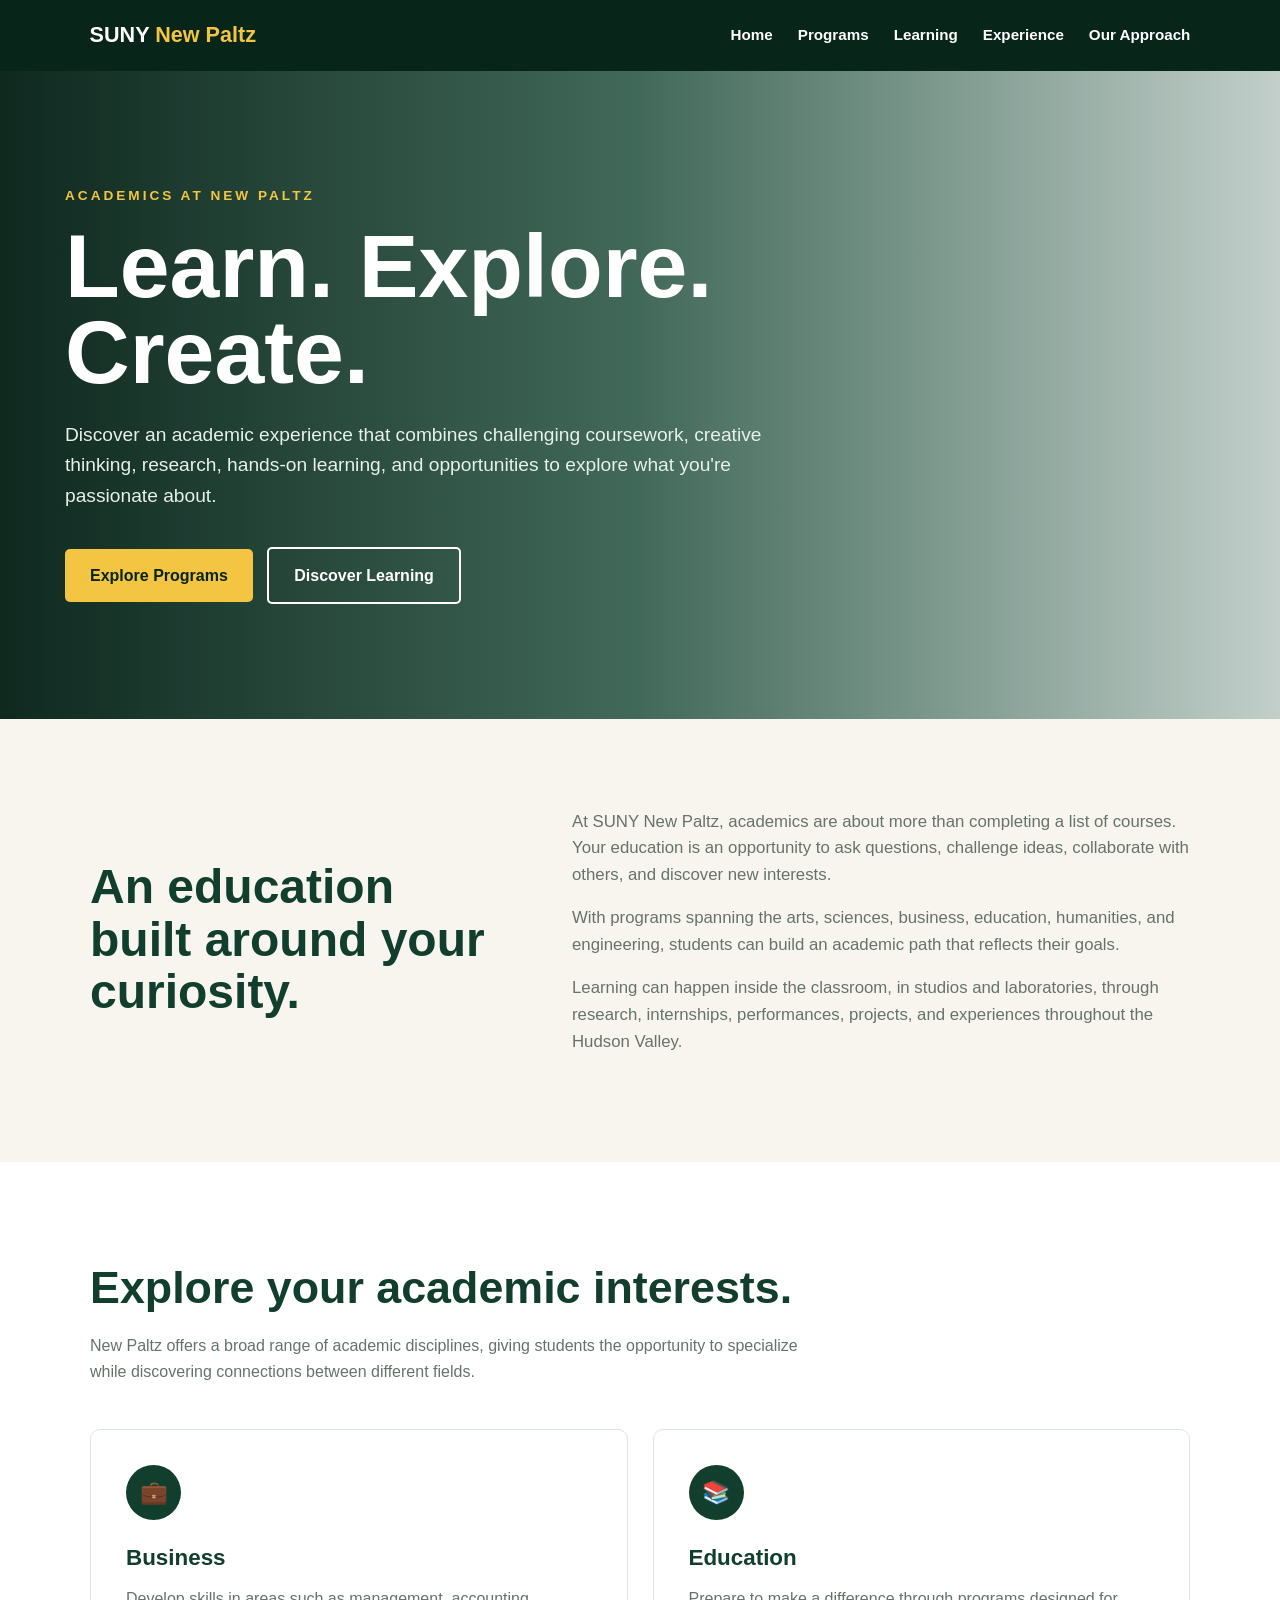
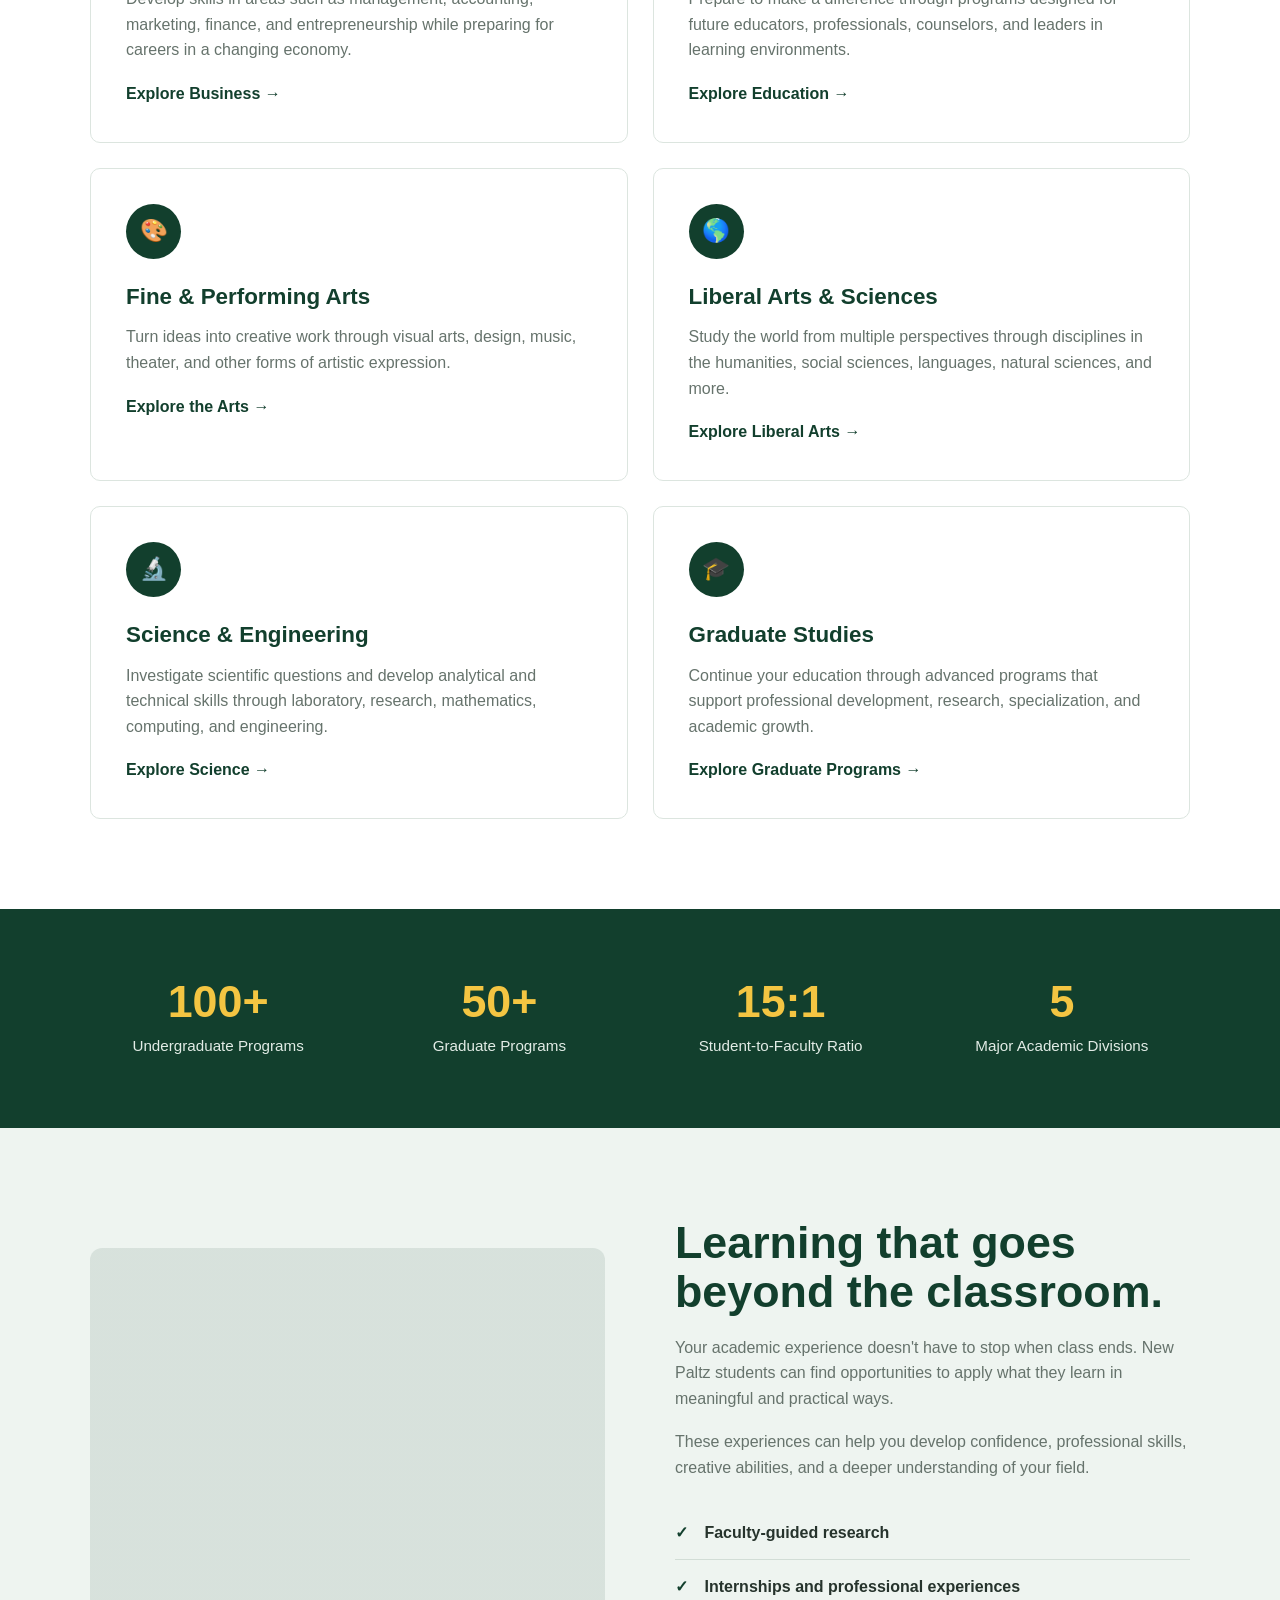
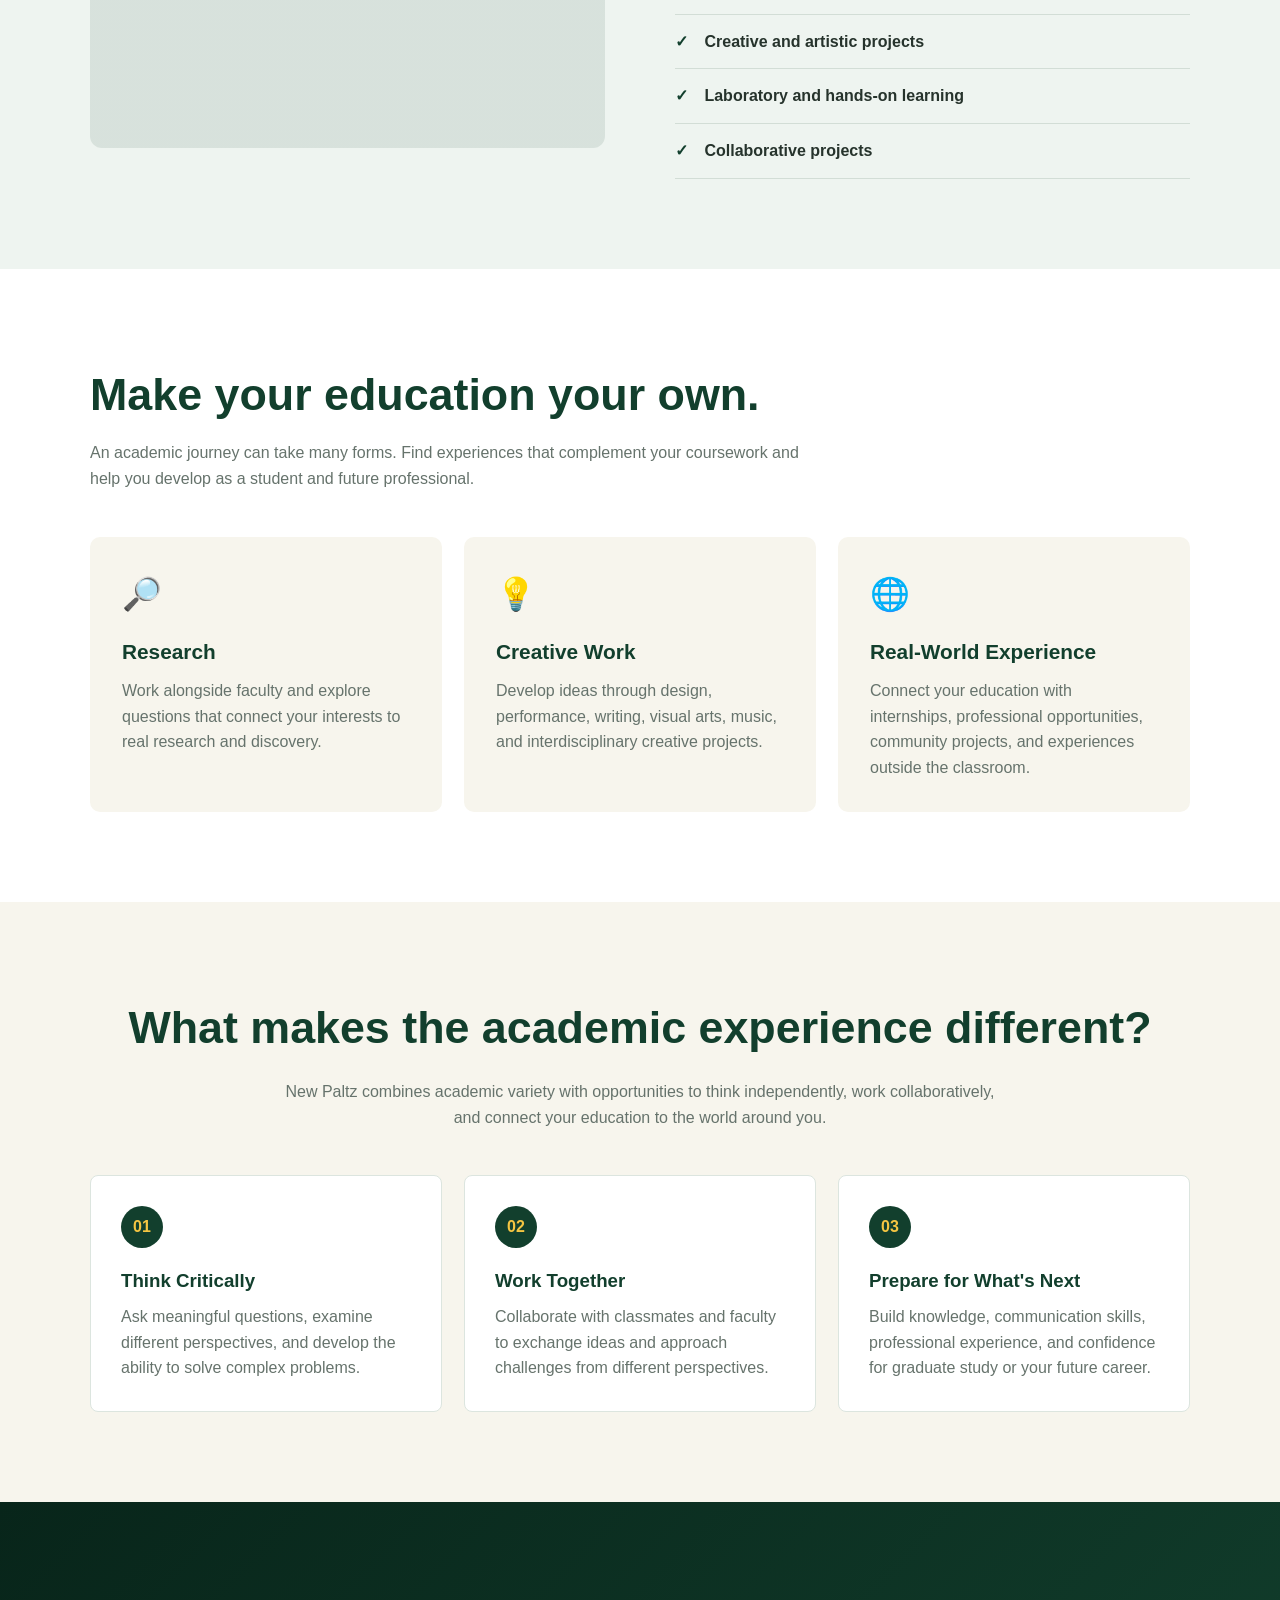
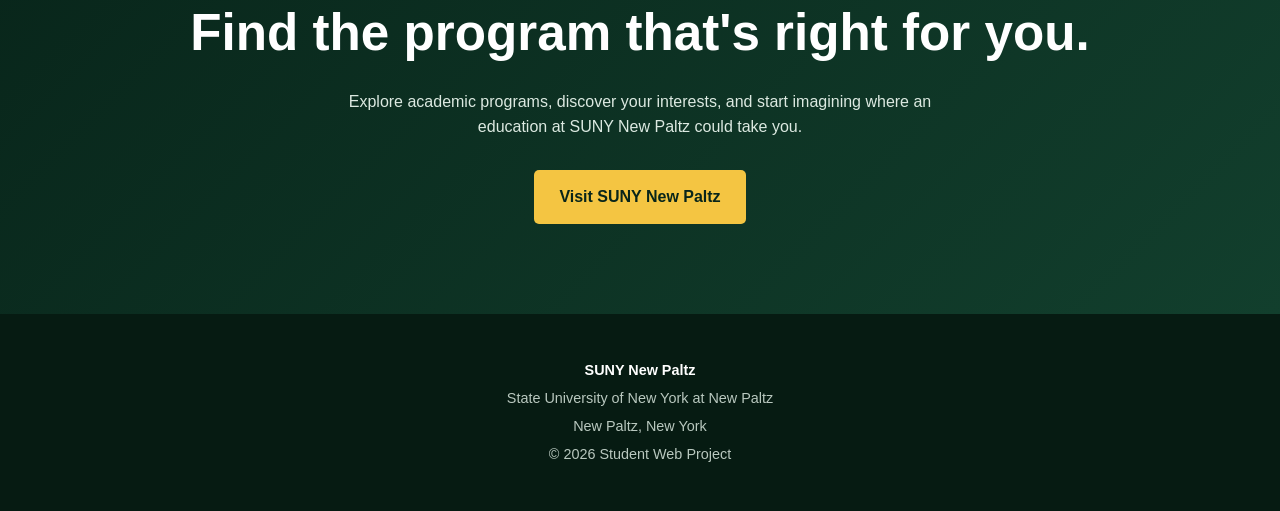
<file: academics.html>
<!DOCTYPE html>
<html lang="en">
<head>
  <meta charset="UTF-8">
  <meta name="viewport" content="width=device-width, initial-scale=1.0">

  <title>Academics | SUNY New Paltz</title>

  <style>
    :root {
      --green: #123f2d;
      --dark: #08251a;
      --gold: #f4c542;
      --cream: #f7f5ed;
      --light: #eef4f0;
      --white: #ffffff;
      --text: #26332c;
      --muted: #66736c;
      --border: #dce5df;
    }

    * {
      margin: 0;
      padding: 0;
      box-sizing: border-box;
    }

    html {
      scroll-behavior: smooth;
    }

    body {
      font-family: Arial, Helvetica, sans-serif;
      color: var(--text);
      background: var(--white);
      line-height: 1.6;
    }

    /* ================= NAVIGATION ================= */

    nav {
      position: sticky;
      top: 0;
      z-index: 1000;

      background: var(--dark);
      color: white;

      padding: 18px 7%;

      display: flex;
      justify-content: space-between;
      align-items: center;
    }

    .logo {
      font-size: 1.35rem;
      font-weight: 800;
    }

    .logo span {
      color: var(--gold);
    }

    nav ul {
      display: flex;
      list-style: none;
      gap: 25px;
    }

    nav a {
      color: white;
      text-decoration: none;
      font-weight: 600;
      font-size: 0.95rem;
    }

    nav a:hover {
      color: var(--gold);
    }

    /* ================= HERO ================= */

    .hero {
      min-height: 72vh;

      display: flex;
      align-items: center;

      color: white;

      background:
        linear-gradient(
          90deg,
          rgba(5, 32, 22, 0.96),
          rgba(12, 63, 43, 0.78),
          rgba(12, 63, 43, 0.25)
        ),
        url("https://images.unsplash.com/photo-1523050854058-8df90110c9f1?auto=format&fit=crop&w=1800&q=85")
        center/cover;
    }

    .hero-content {
      width: 90%;
      max-width: 1150px;
      margin: auto;
      padding: 90px 0;
    }

    .eyebrow {
      color: var(--gold);
      text-transform: uppercase;
      letter-spacing: 3px;
      font-size: 0.85rem;
      font-weight: bold;
      margin-bottom: 18px;
    }

    .hero h1 {
      font-size: clamp(3.2rem, 7vw, 6rem);
      line-height: 0.95;
      max-width: 850px;
      margin-bottom: 25px;
    }

    .hero p {
      max-width: 700px;
      font-size: 1.2rem;
      color: #e8f0eb;
      margin-bottom: 35px;
    }

    .button {
      display: inline-block;
      padding: 14px 25px;
      border-radius: 5px;
      text-decoration: none;
      font-weight: bold;
      transition: 0.2s;
    }

    .button:hover {
      transform: translateY(-3px);
    }

    .primary {
      background: var(--gold);
      color: var(--dark);
    }

    .secondary {
      border: 2px solid white;
      color: white;
      margin-left: 10px;
    }

    /* ================= INTRO ================= */

    .intro {
      padding: 90px 7%;
      background: var(--cream);
    }

    .intro-container {
      max-width: 1100px;
      margin: auto;

      display: grid;
      grid-template-columns: 0.8fr 1.2fr;
      gap: 70px;
      align-items: center;
    }

    .intro h2 {
      color: var(--green);
      font-size: 3rem;
      line-height: 1.1;
    }

    .intro p {
      color: var(--muted);
      margin-bottom: 16px;
      font-size: 1.05rem;
    }

    /* ================= PROGRAMS ================= */

    .programs {
      padding: 90px 7%;
      background: white;
    }

    .section-title {
      max-width: 1100px;
      margin: 0 auto 45px;
    }

    .section-title h2 {
      color: var(--green);
      font-size: 2.8rem;
      margin-bottom: 10px;
    }

    .section-title p {
      color: var(--muted);
      max-width: 720px;
    }

    .program-grid {
      max-width: 1100px;
      margin: auto;

      display: grid;
      grid-template-columns: repeat(2, 1fr);
      gap: 25px;
    }

    .program-card {
      padding: 35px;

      border: 1px solid var(--border);
      border-radius: 10px;

      background: white;

      transition: 0.25s;
    }

    .program-card:hover {
      transform: translateY(-5px);
      box-shadow: 0 12px 30px rgba(0,0,0,0.08);
      border-color: var(--green);
    }

    .program-icon {
      width: 55px;
      height: 55px;

      border-radius: 50%;

      background: var(--green);
      color: var(--gold);

      display: flex;
      align-items: center;
      justify-content: center;

      font-size: 1.4rem;
      margin-bottom: 20px;
    }

    .program-card h3 {
      color: var(--green);
      font-size: 1.4rem;
      margin-bottom: 10px;
    }

    .program-card p {
      color: var(--muted);
      margin-bottom: 18px;
    }

    .program-card a {
      color: var(--green);
      font-weight: bold;
      text-decoration: none;
    }

    .program-card a:hover {
      color: #8c7000;
    }

    /* ================= NUMBERS ================= */

    .numbers {
      padding: 70px 7%;
      background: var(--green);
      color: white;
    }

    .numbers-grid {
      max-width: 1100px;
      margin: auto;

      display: grid;
      grid-template-columns: repeat(4, 1fr);
      gap: 25px;

      text-align: center;
    }

    .number {
      font-size: 2.8rem;
      color: var(--gold);
      font-weight: 800;
      line-height: 1;
      margin-bottom: 10px;
    }

    .number-label {
      color: #e2ece6;
      font-size: 0.95rem;
    }

    /* ================= LEARNING ================= */

    .learning {
      padding: 90px 7%;
      background: var(--light);
    }

    .learning-container {
      max-width: 1100px;
      margin: auto;

      display: grid;
      grid-template-columns: 1fr 1fr;
      gap: 70px;
      align-items: center;
    }

    .learning-image {
      min-height: 500px;
      border-radius: 12px;

      background:
        linear-gradient(
          rgba(18, 63, 45, 0.10),
          rgba(18, 63, 45, 0.10)
        ),
        url("https://images.unsplash.com/photo-1532619675605-1ede6c2ed2b0?auto=format&fit=crop&w=1200&q=85")
        center/cover;
    }

    .learning-text h2 {
      color: var(--green);
      font-size: 2.8rem;
      line-height: 1.1;
      margin-bottom: 18px;
    }

    .learning-text p {
      color: var(--muted);
      margin-bottom: 18px;
    }

    .learning-list {
      list-style: none;
      margin-top: 25px;
    }

    .learning-list li {
      padding: 14px 0;
      border-bottom: 1px solid #d2ddd6;
      font-weight: 600;
    }

    .learning-list li::before {
      content: "✓";
      color: var(--green);
      font-weight: bold;
      margin-right: 12px;
    }

    /* ================= EXPERIENCE ================= */

    .experience {
      padding: 90px 7%;
      background: white;
    }

    .experience-grid {
      max-width: 1100px;
      margin: auto;

      display: grid;
      grid-template-columns: repeat(3, 1fr);
      gap: 22px;
    }

    .experience-card {
      background: var(--cream);
      padding: 32px;
      border-radius: 10px;
    }

    .experience-card .emoji {
      font-size: 2rem;
      margin-bottom: 15px;
    }

    .experience-card h3 {
      color: var(--green);
      margin-bottom: 10px;
      font-size: 1.3rem;
    }

    .experience-card p {
      color: var(--muted);
    }

    /* ================= APPROACH ================= */

    .approach {
      padding: 90px 7%;
      background: var(--cream);
    }

    .approach-container {
      max-width: 1100px;
      margin: auto;
      text-align: center;
    }

    .approach h2 {
      color: var(--green);
      font-size: 2.8rem;
      margin-bottom: 15px;
    }

    .approach-intro {
      max-width: 720px;
      margin: 0 auto 45px;
      color: var(--muted);
    }

    .approach-grid {
      display: grid;
      grid-template-columns: repeat(3, 1fr);
      gap: 22px;
      text-align: left;
    }

    .approach-card {
      background: white;
      padding: 30px;
      border-radius: 8px;
      border: 1px solid var(--border);
    }

    .approach-card span {
      display: block;
      color: var(--gold);
      background: var(--green);

      width: 42px;
      height: 42px;

      border-radius: 50%;

      display: flex;
      align-items: center;
      justify-content: center;

      font-weight: bold;
      margin-bottom: 18px;
    }

    .approach-card h3 {
      color: var(--green);
      margin-bottom: 8px;
    }

    .approach-card p {
      color: var(--muted);
    }

    /* ================= CTA ================= */

    .cta {
      padding: 90px 7%;
      text-align: center;

      background:
        linear-gradient(
          135deg,
          var(--dark),
          var(--green)
        );

      color: white;
    }

    .cta h2 {
      font-size: 3.2rem;
      margin-bottom: 15px;
    }

    .cta p {
      max-width: 650px;
      margin: 0 auto 30px;
      color: #dce9e1;
    }

    /* ================= FOOTER ================= */

    footer {
      background: #061b12;
      color: #b9c8bf;
      padding: 40px 7%;
      text-align: center;
    }

    footer strong {
      color: white;
    }

    footer p {
      margin: 5px;
      font-size: 0.9rem;
    }

    /* ================= RESPONSIVE ================= */

    @media (max-width: 850px) {

      nav {
        flex-direction: column;
        gap: 15px;
      }

      nav ul {
        flex-wrap: wrap;
        justify-content: center;
        gap: 15px;
      }

      .intro-container,
      .learning-container {
        grid-template-columns: 1fr;
      }

      .program-grid {
        grid-template-columns: 1fr;
      }

      .experience-grid,
      .approach-grid {
        grid-template-columns: 1fr;
      }

      .numbers-grid {
        grid-template-columns: repeat(2, 1fr);
      }

      .learning-image {
        min-height: 350px;
      }
    }

    @media (max-width: 550px) {

      .hero h1 {
        font-size: 3.2rem;
      }

      .secondary {
        margin-left: 0;
        margin-top: 10px;
      }

      .numbers-grid {
        grid-template-columns: 1fr;
      }

      .intro,
      .programs,
      .learning,
      .experience,
      .approach,
      .cta {
        padding: 60px 6%;
      }

      .cta h2 {
        font-size: 2.3rem;
      }
    }
  </style>
</head>

<body>

  <!-- ================= NAVIGATION ================= -->

  <nav>

    <div class="logo">
      SUNY <span>New Paltz</span>
    </div>

    <ul>
      <li><a href="index.html">Home</a></li>
      <li><a href="#programs">Programs</a></li>
      <li><a href="#learning">Learning</a></li>
      <li><a href="#experience">Experience</a></li>
      <li><a href="#approach">Our Approach</a></li>
    </ul>

  </nav>


  <!-- ================= HERO ================= -->

  <section class="hero">

    <div class="hero-content">

      <div class="eyebrow">
        Academics at New Paltz
      </div>

      <h1>
        Learn. Explore. Create.
      </h1>

      <p>
        Discover an academic experience that combines
        challenging coursework, creative thinking, research,
        hands-on learning, and opportunities to explore
        what you're passionate about.
      </p>

      <a href="#programs" class="button primary">
        Explore Programs
      </a>

      <a href="#learning" class="button secondary">
        Discover Learning
      </a>

    </div>

  </section>


  <!-- ================= INTRO ================= -->

  <section class="intro">

    <div class="intro-container">

      <div>

        <h2>
          An education built around your curiosity.
        </h2>

      </div>

      <div>

        <p>
          At SUNY New Paltz, academics are about more than
          completing a list of courses. Your education is an
          opportunity to ask questions, challenge ideas,
          collaborate with others, and discover new interests.
        </p>

        <p>
          With programs spanning the arts, sciences, business,
          education, humanities, and engineering, students can
          build an academic path that reflects their goals.
        </p>

        <p>
          Learning can happen inside the classroom, in studios
          and laboratories, through research, internships,
          performances, projects, and experiences throughout
          the Hudson Valley.
        </p>

      </div>

    </div>

  </section>


  <!-- ================= PROGRAMS ================= -->

  <section class="programs" id="programs">

    <div class="section-title">

      <h2>
        Explore your academic interests.
      </h2>

      <p>
        New Paltz offers a broad range of academic disciplines,
        giving students the opportunity to specialize while
        discovering connections between different fields.
      </p>

    </div>


    <div class="program-grid">

      <div class="program-card">

        <div class="program-icon">
          💼
        </div>

        <h3>
          Business
        </h3>

        <p>
          Develop skills in areas such as management,
          accounting, marketing, finance, and entrepreneurship
          while preparing for careers in a changing economy.
        </p>

        <a href="#">
          Explore Business →
        </a>

      </div>


      <div class="program-card">

        <div class="program-icon">
          📚
        </div>

        <h3>
          Education
        </h3>

        <p>
          Prepare to make a difference through programs
          designed for future educators, professionals,
          counselors, and leaders in learning environments.
        </p>

        <a href="#">
          Explore Education →
        </a>

      </div>


      <div class="program-card">

        <div class="program-icon">
          🎨
        </div>

        <h3>
          Fine & Performing Arts
        </h3>

        <p>
          Turn ideas into creative work through visual arts,
          design, music, theater, and other forms of artistic
          expression.
        </p>

        <a href="#">
          Explore the Arts →
        </a>

      </div>


      <div class="program-card">

        <div class="program-icon">
          🌎
        </div>

        <h3>
          Liberal Arts & Sciences
        </h3>

        <p>
          Study the world from multiple perspectives through
          disciplines in the humanities, social sciences,
          languages, natural sciences, and more.
        </p>

        <a href="#">
          Explore Liberal Arts →
        </a>

      </div>


      <div class="program-card">

        <div class="program-icon">
          🔬
        </div>

        <h3>
          Science & Engineering
        </h3>

        <p>
          Investigate scientific questions and develop
          analytical and technical skills through laboratory,
          research, mathematics, computing, and engineering.
        </p>

        <a href="#">
          Explore Science →
        </a>

      </div>


      <div class="program-card">

        <div class="program-icon">
          🎓
        </div>

        <h3>
          Graduate Studies
        </h3>

        <p>
          Continue your education through advanced programs
          that support professional development, research,
          specialization, and academic growth.
        </p>

        <a href="#">
          Explore Graduate Programs →
        </a>

      </div>

    </div>

  </section>


  <!-- ================= NUMBERS ================= -->

  <section class="numbers">

    <div class="numbers-grid">

      <div>

        <div class="number">
          100+
        </div>

        <div class="number-label">
          Undergraduate Programs
        </div>

      </div>


      <div>

        <div class="number">
          50+
        </div>

        <div class="number-label">
          Graduate Programs
        </div>

      </div>


      <div>

        <div class="number">
          15:1
        </div>

        <div class="number-label">
          Student-to-Faculty Ratio
        </div>

      </div>


      <div>

        <div class="number">
          5
        </div>

        <div class="number-label">
          Major Academic Divisions
        </div>

      </div>

    </div>

  </section>


  <!-- ================= LEARNING ================= -->

  <section class="learning" id="learning">

    <div class="learning-container">

      <div class="learning-image"></div>

      <div class="learning-text">

        <h2>
          Learning that goes beyond the classroom.
        </h2>

        <p>
          Your academic experience doesn't have to stop
          when class ends. New Paltz students can find
          opportunities to apply what they learn in meaningful
          and practical ways.
        </p>

        <p>
          These experiences can help you develop confidence,
          professional skills, creative abilities, and a
          deeper understanding of your field.
        </p>

        <ul class="learning-list">

          <li>
            Faculty-guided research
          </li>

          <li>
            Internships and professional experiences
          </li>

          <li>
            Creative and artistic projects
          </li>

          <li>
            Laboratory and hands-on learning
          </li>

          <li>
            Collaborative projects
          </li>

        </ul>

      </div>

    </div>

  </section>


  <!-- ================= ACADEMIC EXPERIENCE ================= -->

  <section class="experience" id="experience">

    <div class="section-title">

      <h2>
        Make your education your own.
      </h2>

      <p>
        An academic journey can take many forms. Find
        experiences that complement your coursework and
        help you develop as a student and future professional.
      </p>

    </div>


    <div class="experience-grid">

      <div class="experience-card">

        <div class="emoji">
          🔎
        </div>

        <h3>
          Research
        </h3>

        <p>
          Work alongside faculty and explore questions
          that connect your interests to real research
          and discovery.
        </p>

      </div>


      <div class="experience-card">

        <div class="emoji">
          💡
        </div>

        <h3>
          Creative Work
        </h3>

        <p>
          Develop ideas through design, performance,
          writing, visual arts, music, and interdisciplinary
          creative projects.
        </p>

      </div>


      <div class="experience-card">

        <div class="emoji">
          🌐
        </div>

        <h3>
          Real-World Experience
        </h3>

        <p>
          Connect your education with internships,
          professional opportunities, community projects,
          and experiences outside the classroom.
        </p>

      </div>

    </div>

  </section>


  <!-- ================= APPROACH ================= -->

  <section class="approach" id="approach">

    <div class="approach-container">

      <h2>
        What makes the academic experience different?
      </h2>

      <p class="approach-intro">
        New Paltz combines academic variety with opportunities
        to think independently, work collaboratively, and
        connect your education to the world around you.
      </p>


      <div class="approach-grid">

        <div class="approach-card">

          <span>
            01
          </span>

          <h3>
            Think Critically
          </h3>

          <p>
            Ask meaningful questions, examine different
            perspectives, and develop the ability to solve
            complex problems.
          </p>

        </div>


        <div class="approach-card">

          <span>
            02
          </span>

          <h3>
            Work Together
          </h3>

          <p>
            Collaborate with classmates and faculty to
            exchange ideas and approach challenges from
            different perspectives.
          </p>

        </div>


        <div class="approach-card">

          <span>
            03
          </span>

          <h3>
            Prepare for What's Next
          </h3>

          <p>
            Build knowledge, communication skills,
            professional experience, and confidence for
            graduate study or your future career.
          </p>
        
        </div>

      </div>

    </div>
  
  </section>


  <!-- ================= CTA ================= -->

  <section class="cta">

    <h2>
      Find the program that's right for you.
    </h2>

    <p>
      Explore academic programs, discover your interests,
      and start imagining where an education at SUNY New Paltz
      could take you.
    </p>

    <a
      href="https://www.newpaltz.edu/"
      target="_blank"
      rel="noopener noreferrer"
      class="button primary"
    >
      Visit SUNY New Paltz
    </a>

  </section>


  <!-- ================= FOOTER ================= -->

  <footer>

    <p>
      <strong>SUNY New Paltz</strong>
    </p>

    <p>
      State University of New York at New Paltz
    </p>

    <p>
      New Paltz, New York
    </p>

    <p>
      © 2026 Student Web Project
    </p>

  </footer>

</body>
</html>
</file>
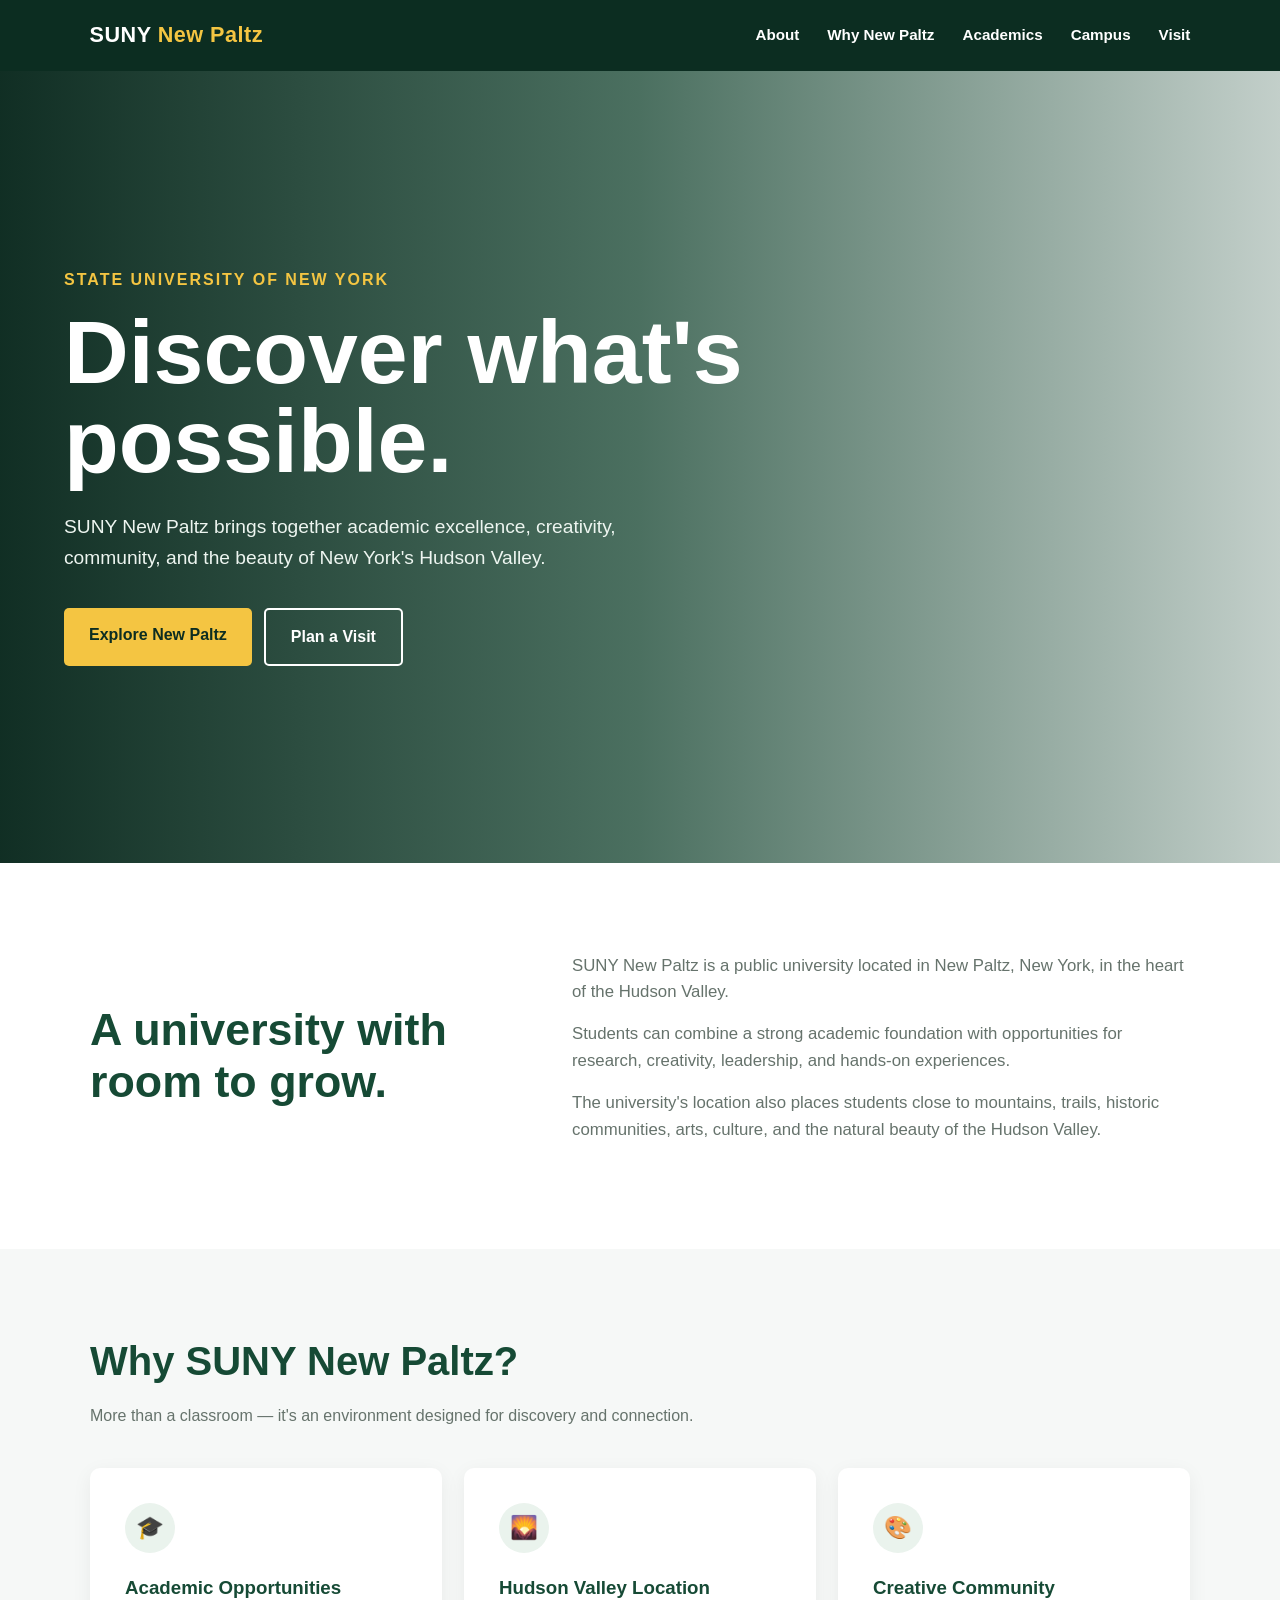
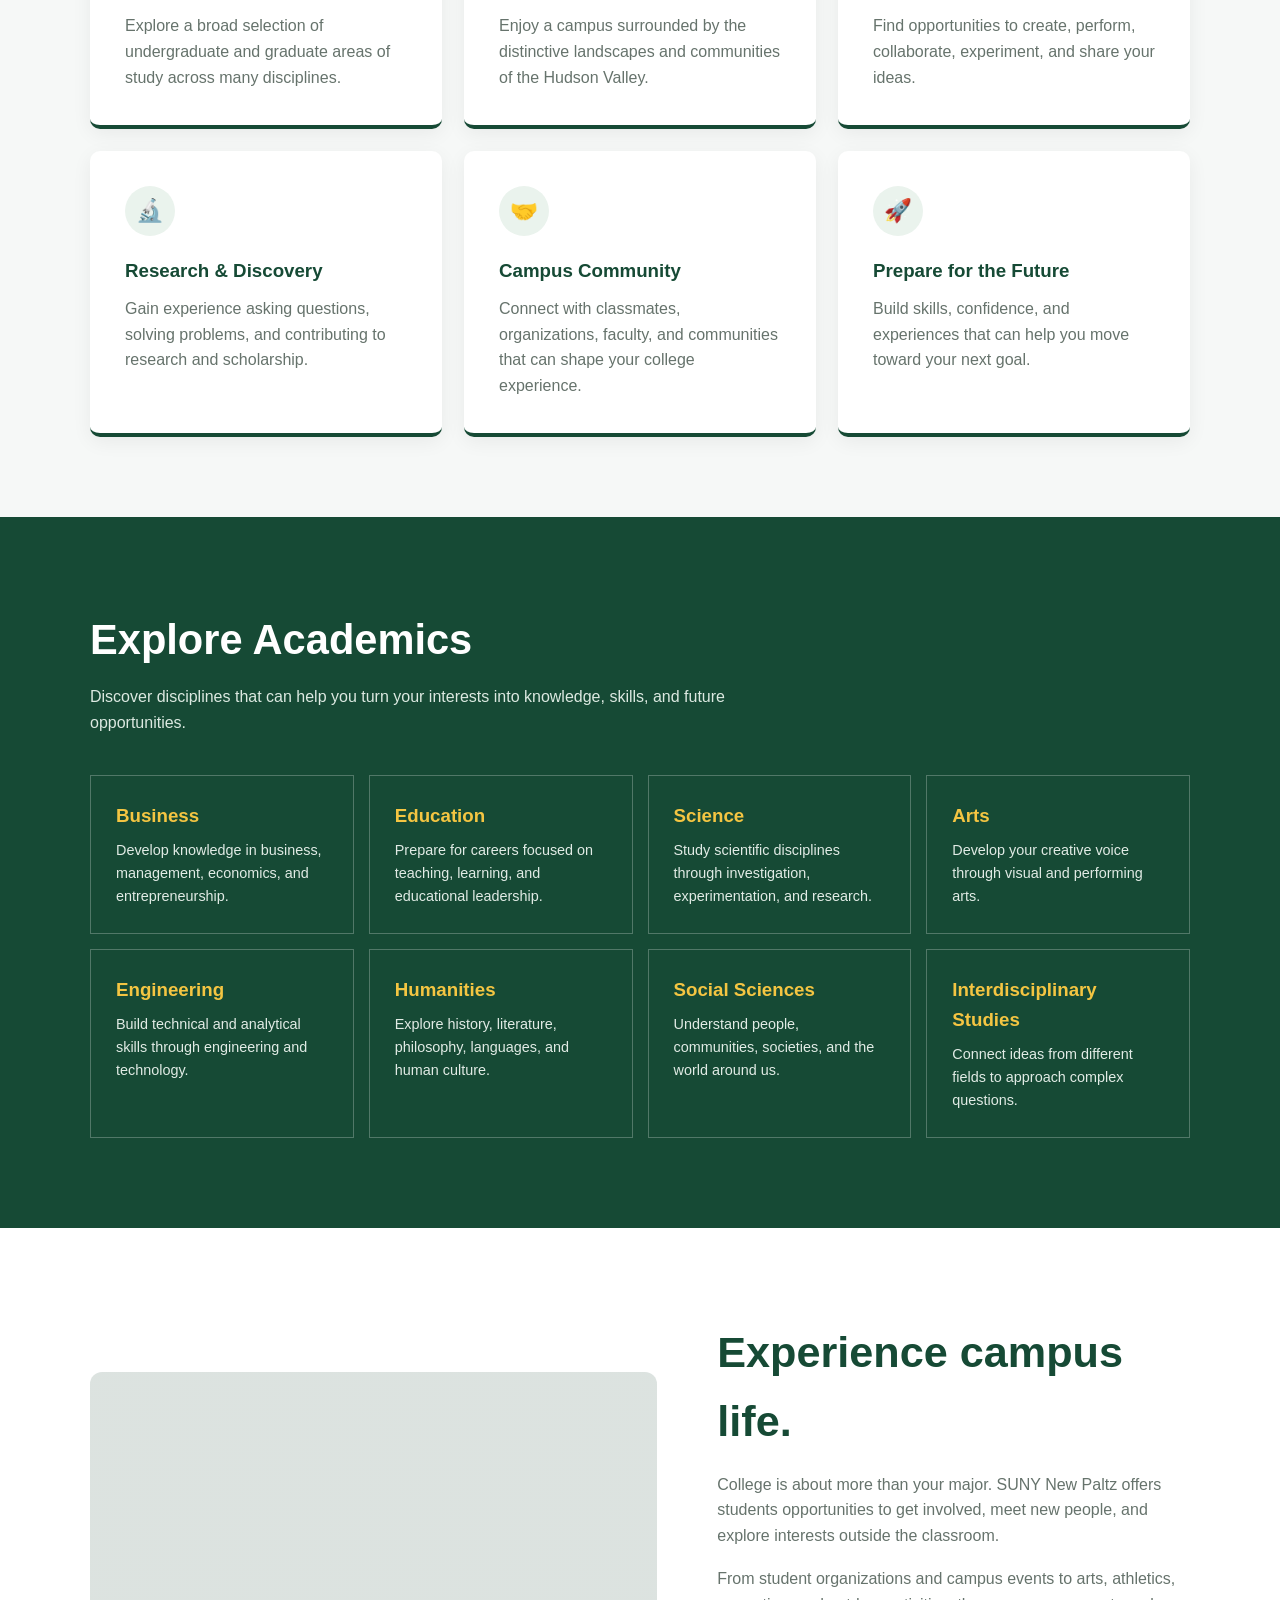
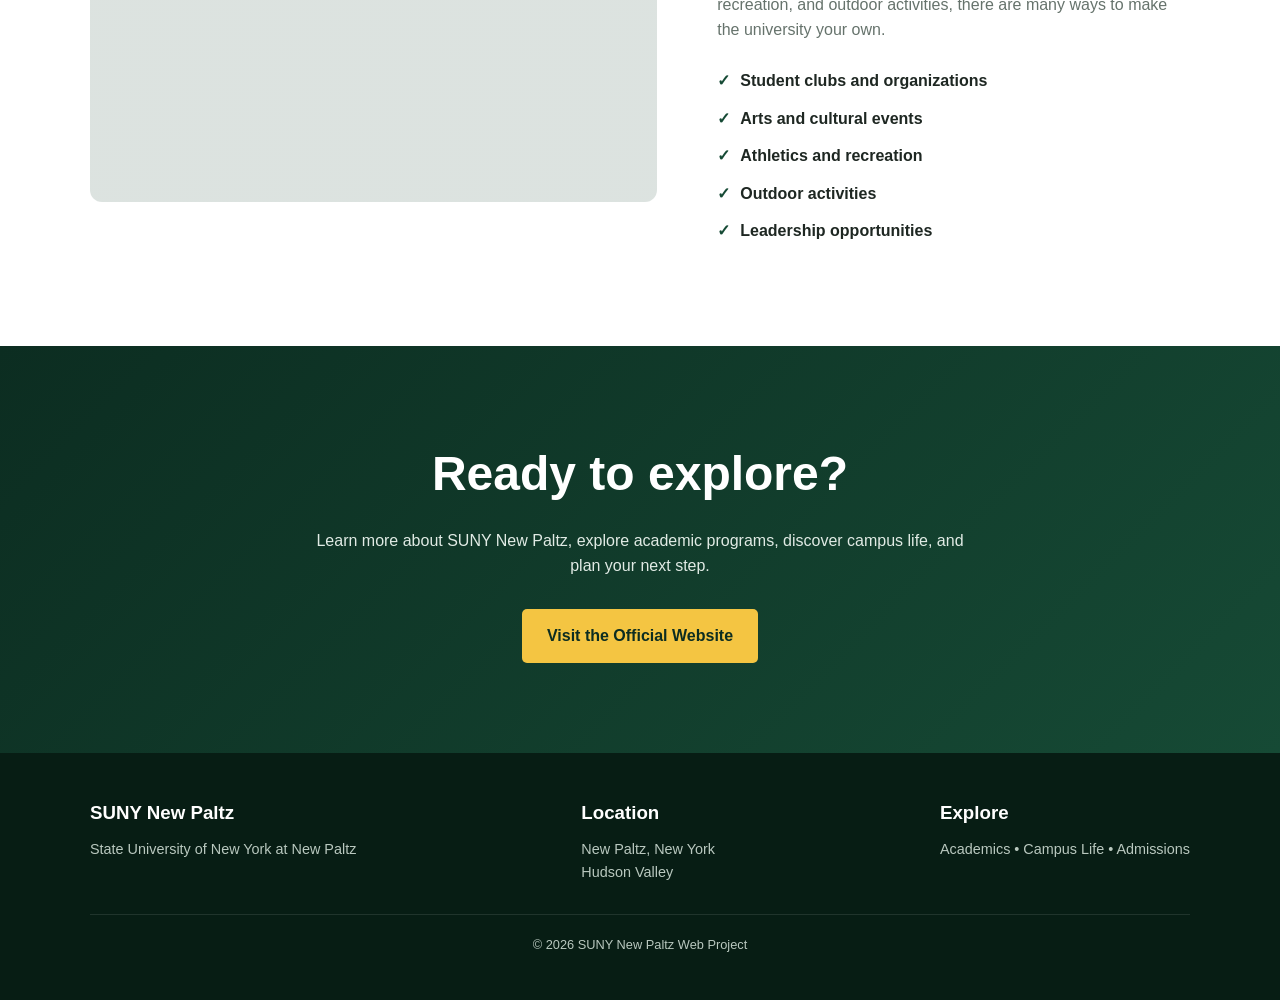
<file: index.html.html>
<!DOCTYPE html>
<html lang="en">
<head>
  <meta charset="UTF-8">
  <meta name="viewport" content="width=device-width, initial-scale=1.0">

  <title>SUNY New Paltz | Discover Your Future</title>

  <style>
    :root {
      --green: #164a35;
      --dark-green: #0c2d21;
      --light-green: #eaf3ed;
      --gold: #f4c542;
      --white: #ffffff;
      --gray: #66736c;
      --light-gray: #f6f8f7;
    }

    * {
      margin: 0;
      padding: 0;
      box-sizing: border-box;
    }

    html {
      scroll-behavior: smooth;
    }

    body {
      font-family: Arial, Helvetica, sans-serif;
      color: #1e2722;
      background: var(--white);
      line-height: 1.6;
    }

    /* Navigation */

    nav {
      position: sticky;
      top: 0;
      z-index: 1000;
      background: var(--dark-green);
      color: white;
      padding: 18px 7%;
      display: flex;
      justify-content: space-between;
      align-items: center;
    }

    .brand {
      font-size: 1.35rem;
      font-weight: 800;
      letter-spacing: 0.5px;
    }

    .brand span {
      color: var(--gold);
    }

    nav ul {
      list-style: none;
      display: flex;
      gap: 28px;
    }

    nav a {
      color: white;
      text-decoration: none;
      font-size: 0.95rem;
      font-weight: 600;
    }

    nav a:hover {
      color: var(--gold);
    }

    /* Hero */

    .hero {
      min-height: 88vh;
      display: flex;
      align-items: center;
      position: relative;
      overflow: hidden;
      color: white;
      background:
        linear-gradient(
          90deg,
          rgba(7, 38, 27, 0.96),
          rgba(15, 64, 43, 0.75),
          rgba(15, 64, 43, 0.25)
        ),
        url("https://images.unsplash.com/photo-1564981797816-1043664bf78d?auto=format&fit=crop&w=1800&q=85")
        center/cover;
    }

    .hero-content {
      width: 90%;
      max-width: 1200px;
      margin: auto;
      padding: 80px 0;
    }

    .hero-label {
      color: var(--gold);
      font-weight: bold;
      text-transform: uppercase;
      letter-spacing: 2px;
      margin-bottom: 15px;
    }

    .hero h1 {
      max-width: 800px;
      font-size: clamp(3rem, 7vw, 6rem);
      line-height: 1;
      margin-bottom: 25px;
    }

    .hero p {
      max-width: 650px;
      font-size: 1.2rem;
      color: #edf5f0;
      margin-bottom: 35px;
    }

    .buttons {
      display: flex;
      flex-wrap: wrap;
      gap: 12px;
    }

    .btn {
      display: inline-block;
      padding: 14px 25px;
      border-radius: 5px;
      text-decoration: none;
      font-weight: bold;
      transition: 0.2s ease;
    }

    .btn-primary {
      background: var(--gold);
      color: var(--dark-green);
    }

    .btn-secondary {
      border: 2px solid white;
      color: white;
    }

    .btn:hover {
      transform: translateY(-3px);
    }

    /* Intro */

    .intro {
      padding: 90px 7%;
      background: white;
    }

    .intro-container {
      max-width: 1100px;
      margin: auto;
      display: grid;
      grid-template-columns: 1fr 1.5fr;
      gap: 70px;
      align-items: center;
    }

    .intro h2 {
      font-size: 2.8rem;
      color: var(--green);
      line-height: 1.15;
    }

    .intro p {
      color: var(--gray);
      margin-bottom: 15px;
      font-size: 1.05rem;
    }

    /* Highlights */

    .highlights {
      padding: 80px 7%;
      background: var(--light-gray);
    }

    .section-heading {
      max-width: 1100px;
      margin: auto;
      margin-bottom: 40px;
    }

    .section-heading h2 {
      color: var(--green);
      font-size: 2.5rem;
      margin-bottom: 10px;
    }

    .section-heading p {
      color: var(--gray);
    }

    .highlight-grid {
      max-width: 1100px;
      margin: auto;
      display: grid;
      grid-template-columns: repeat(3, 1fr);
      gap: 22px;
    }

    .highlight {
      background: white;
      padding: 35px;
      border-radius: 10px;
      border-bottom: 4px solid var(--green);
      box-shadow: 0 5px 20px rgba(0,0,0,0.06);
    }

    .icon {
      width: 50px;
      height: 50px;
      background: var(--light-green);
      color: var(--green);
      display: flex;
      justify-content: center;
      align-items: center;
      border-radius: 50%;
      font-size: 1.4rem;
      margin-bottom: 20px;
    }

    .highlight h3 {
      color: var(--green);
      margin-bottom: 10px;
    }

    .highlight p {
      color: var(--gray);
    }

    /* Academics */

    .academics {
      padding: 90px 7%;
      background: var(--green);
      color: white;
    }

    .academic-container {
      max-width: 1100px;
      margin: auto;
    }

    .academic-container h2 {
      font-size: 2.6rem;
      margin-bottom: 10px;
    }

    .academic-container > p {
      max-width: 700px;
      color: #dce9e1;
      margin-bottom: 40px;
    }

    .programs {
      display: grid;
      grid-template-columns: repeat(4, 1fr);
      gap: 15px;
    }

    .program {
      border: 1px solid rgba(255,255,255,0.25);
      padding: 25px;
      min-height: 150px;
      transition: 0.2s;
    }

    .program:hover {
      background: rgba(255,255,255,0.1);
      transform: translateY(-4px);
    }

    .program h3 {
      color: var(--gold);
      margin-bottom: 8px;
    }

    .program p {
      color: #e1ebe5;
      font-size: 0.9rem;
    }

    /* Campus */

    .campus {
      padding: 90px 7%;
      background: white;
    }

    .campus-grid {
      max-width: 1100px;
      margin: auto;
      display: grid;
      grid-template-columns: 1.2fr 1fr;
      gap: 60px;
      align-items: center;
    }

    .campus-image {
      min-height: 430px;
      border-radius: 12px;
      background:
        linear-gradient(rgba(20, 65, 45, 0.15), rgba(20, 65, 45, 0.15)),
        url("https://images.unsplash.com/photo-1541339907198-e08756dedf3f?auto=format&fit=crop&w=1200&q=80")
        center/cover;
    }

    .campus-text h2 {
      font-size: 2.7rem;
      color: var(--green);
      margin-bottom: 15px;
    }

    .campus-text p {
      color: var(--gray);
      margin-bottom: 18px;
    }

    .campus-list {
      list-style: none;
      margin-top: 25px;
    }

    .campus-list li {
      margin: 12px 0;
      font-weight: 600;
    }

    .campus-list li::before {
      content: "✓";
      color: var(--green);
      margin-right: 10px;
      font-weight: bold;
    }

    /* CTA */

    .cta {
      padding: 90px 7%;
      background:
        linear-gradient(
          135deg,
          var(--dark-green),
          var(--green)
        );
      color: white;
      text-align: center;
    }

    .cta h2 {
      font-size: 3rem;
      margin-bottom: 15px;
    }

    .cta p {
      max-width: 650px;
      margin: 0 auto 30px;
      color: #e1ebe5;
    }

    /* Footer */

    footer {
      background: #071d14;
      color: #b9c8bf;
      padding: 45px 7%;
    }

    .footer-container {
      max-width: 1100px;
      margin: auto;
      display: flex;
      justify-content: space-between;
      gap: 30px;
      flex-wrap: wrap;
    }

    footer h3 {
      color: white;
      margin-bottom: 10px;
    }

    footer p {
      font-size: 0.9rem;
    }

    .copyright {
      border-top: 1px solid rgba(255,255,255,0.1);
      margin-top: 30px;
      padding-top: 20px;
      text-align: center;
      font-size: 0.8rem;
    }

    /* Responsive */

    @media (max-width: 850px) {

      nav {
        flex-direction: column;
        gap: 15px;
      }

      nav ul {
        gap: 15px;
        flex-wrap: wrap;
        justify-content: center;
      }

      .intro-container,
      .campus-grid {
        grid-template-columns: 1fr;
      }

      .highlight-grid {
        grid-template-columns: 1fr;
      }

      .programs {
        grid-template-columns: repeat(2, 1fr);
      }

      .campus-image {
        min-height: 320px;
      }
    }

    @media (max-width: 550px) {

      .hero h1 {
        font-size: 3.2rem;
      }

      .hero p {
        font-size: 1rem;
      }

      .programs {
        grid-template-columns: 1fr;
      }

      .intro,
      .highlights,
      .academics,
      .campus,
      .cta {
        padding: 60px 6%;
      }

      .cta h2 {
        font-size: 2.2rem;
      }
    }
  </style>
</head>

<body>

  <!-- Navigation -->
  <nav>
    <div class="brand">
      SUNY <span>New Paltz</span>
    </div>

    <ul>
      <li><a href="#about">About</a></li>
      <li><a href="#highlights">Why New Paltz</a></li>
      <li><a href="#academics">Academics</a></li>
      <li><a href="#campus">Campus</a></li>
      <li><a href="#contact">Visit</a></li>
    </ul>
  </nav>


  <!-- Hero -->
  <section class="hero">

    <div class="hero-content">

      <div class="hero-label">
        State University of New York
      </div>

      <h1>
        Discover what's possible.
      </h1>

      <p>
        SUNY New Paltz brings together academic excellence,
        creativity, community, and the beauty of New York's
        Hudson Valley.
      </p>

      <div class="buttons">
        <a href="#about" class="btn btn-primary">
          Explore New Paltz
        </a>

        <a href="#contact" class="btn btn-secondary">
          Plan a Visit
        </a>
      </div>

    </div>

  </section>


  <!-- About -->
  <section class="intro" id="about">

    <div class="intro-container">

      <div>
        <h2>
          A university with room to grow.
        </h2>
      </div>

      <div>
        <p>
          SUNY New Paltz is a public university located in
          New Paltz, New York, in the heart of the Hudson Valley.
        </p>

        <p>
          Students can combine a strong academic foundation
          with opportunities for research, creativity,
          leadership, and hands-on experiences.
        </p>

        <p>
          The university's location also places students close
          to mountains, trails, historic communities, arts,
          culture, and the natural beauty of the Hudson Valley.
        </p>
      </div>

    </div>

  </section>


  <!-- Highlights -->
  <section class="highlights" id="highlights">

    <div class="section-heading">
      <h2>Why SUNY New Paltz?</h2>

      <p>
        More than a classroom — it's an environment designed
        for discovery and connection.
      </p>
    </div>

    <div class="highlight-grid">

      <div class="highlight">

        <div class="icon">🎓</div>

        <h3>Academic Opportunities</h3>

        <p>
          Explore a broad selection of undergraduate and
          graduate areas of study across many disciplines.
        </p>

      </div>


      <div class="highlight">

        <div class="icon">🌄</div>

        <h3>Hudson Valley Location</h3>

        <p>
          Enjoy a campus surrounded by the distinctive
          landscapes and communities of the Hudson Valley.
        </p>

      </div>


      <div class="highlight">

        <div class="icon">🎨</div>

        <h3>Creative Community</h3>

        <p>
          Find opportunities to create, perform, collaborate,
          experiment, and share your ideas.
        </p>

      </div>


      <div class="highlight">

        <div class="icon">🔬</div>

        <h3>Research & Discovery</h3>

        <p>
          Gain experience asking questions, solving problems,
          and contributing to research and scholarship.
        </p>

      </div>


      <div class="highlight">

        <div class="icon">🤝</div>

        <h3>Campus Community</h3>

        <p>
          Connect with classmates, organizations, faculty,
          and communities that can shape your college experience.
        </p>

      </div>


      <div class="highlight">

        <div class="icon">🚀</div>

        <h3>Prepare for the Future</h3>

        <p>
          Build skills, confidence, and experiences that can
          help you move toward your next goal.
        </p>

      </div>

    </div>

  </section>


  <!-- Academics -->
  <section class="academics" id="academics">

    <div class="academic-container">

      <h2>Explore Academics</h2>

      <p>
        Discover disciplines that can help you turn your
        interests into knowledge, skills, and future opportunities.
      </p>

      <div class="programs">

        <div class="program">
          <h3>Business</h3>
          <p>
            Develop knowledge in business, management,
            economics, and entrepreneurship.
          </p>
        </div>

        <div class="program">
          <h3>Education</h3>
          <p>
            Prepare for careers focused on teaching,
            learning, and educational leadership.
          </p>
        </div>

        <div class="program">
          <h3>Science</h3>
          <p>
            Study scientific disciplines through
            investigation, experimentation, and research.
          </p>
        </div>

        <div class="program">
          <h3>Arts</h3>
          <p>
            Develop your creative voice through visual
            and performing arts.
          </p>
        </div>

        <div class="program">
          <h3>Engineering</h3>
          <p>
            Build technical and analytical skills
            through engineering and technology.
          </p>
        </div>

        <div class="program">
          <h3>Humanities</h3>
          <p>
            Explore history, literature, philosophy,
            languages, and human culture.
          </p>
        </div>

        <div class="program">
          <h3>Social Sciences</h3>
          <p>
            Understand people, communities, societies,
            and the world around us.
          </p>
        </div>

        <div class="program">
          <h3>Interdisciplinary Studies</h3>
          <p>
            Connect ideas from different fields to
            approach complex questions.
          </p>
        </div>

      </div>

    </div>

  </section>


  <!-- Campus -->
  <section class="campus" id="campus">

    <div class="campus-grid">

      <div class="campus-image"></div>

      <div class="campus-text">

        <h2>
          Experience campus life.
        </h2>

        <p>
          College is about more than your major. SUNY New Paltz
          offers students opportunities to get involved,
          meet new people, and explore interests outside
          the classroom.
        </p>

        <p>
          From student organizations and campus events to
          arts, athletics, recreation, and outdoor activities,
          there are many ways to make the university your own.
        </p>

        <ul class="campus-list">
          <li>Student clubs and organizations</li>
          <li>Arts and cultural events</li>
          <li>Athletics and recreation</li>
          <li>Outdoor activities</li>
          <li>Leadership opportunities</li>
        </ul>

      </div>

    </div>

  </section>


  <!-- Call to Action -->
  <section class="cta" id="contact">

    <h2>Ready to explore?</h2>

    <p>
      Learn more about SUNY New Paltz, explore academic
      programs, discover campus life, and plan your next step.
    </p>

    <a
      href="https://www.newpaltz.edu/"
      target="_blank"
      rel="noopener noreferrer"
      class="btn btn-primary"
    >
      Visit the Official Website
    </a>

  </section>


  <!-- Footer -->
  <footer>

    <div class="footer-container">

      <div>
        <h3>SUNY New Paltz</h3>
        <p>
          State University of New York at New Paltz
        </p>
      </div>

      <div>
        <h3>Location</h3>
        <p>
          New Paltz, New York
        </p>
        <p>
          Hudson Valley
        </p>
      </div>

      <div>
        <h3>Explore</h3>
        <p>
          Academics • Campus Life • Admissions
        </p>
      </div>

    </div>

    <div class="copyright">
      © 2026 SUNY New Paltz Web Project
    </div>

  </footer>

</body>
</html>
</file>
